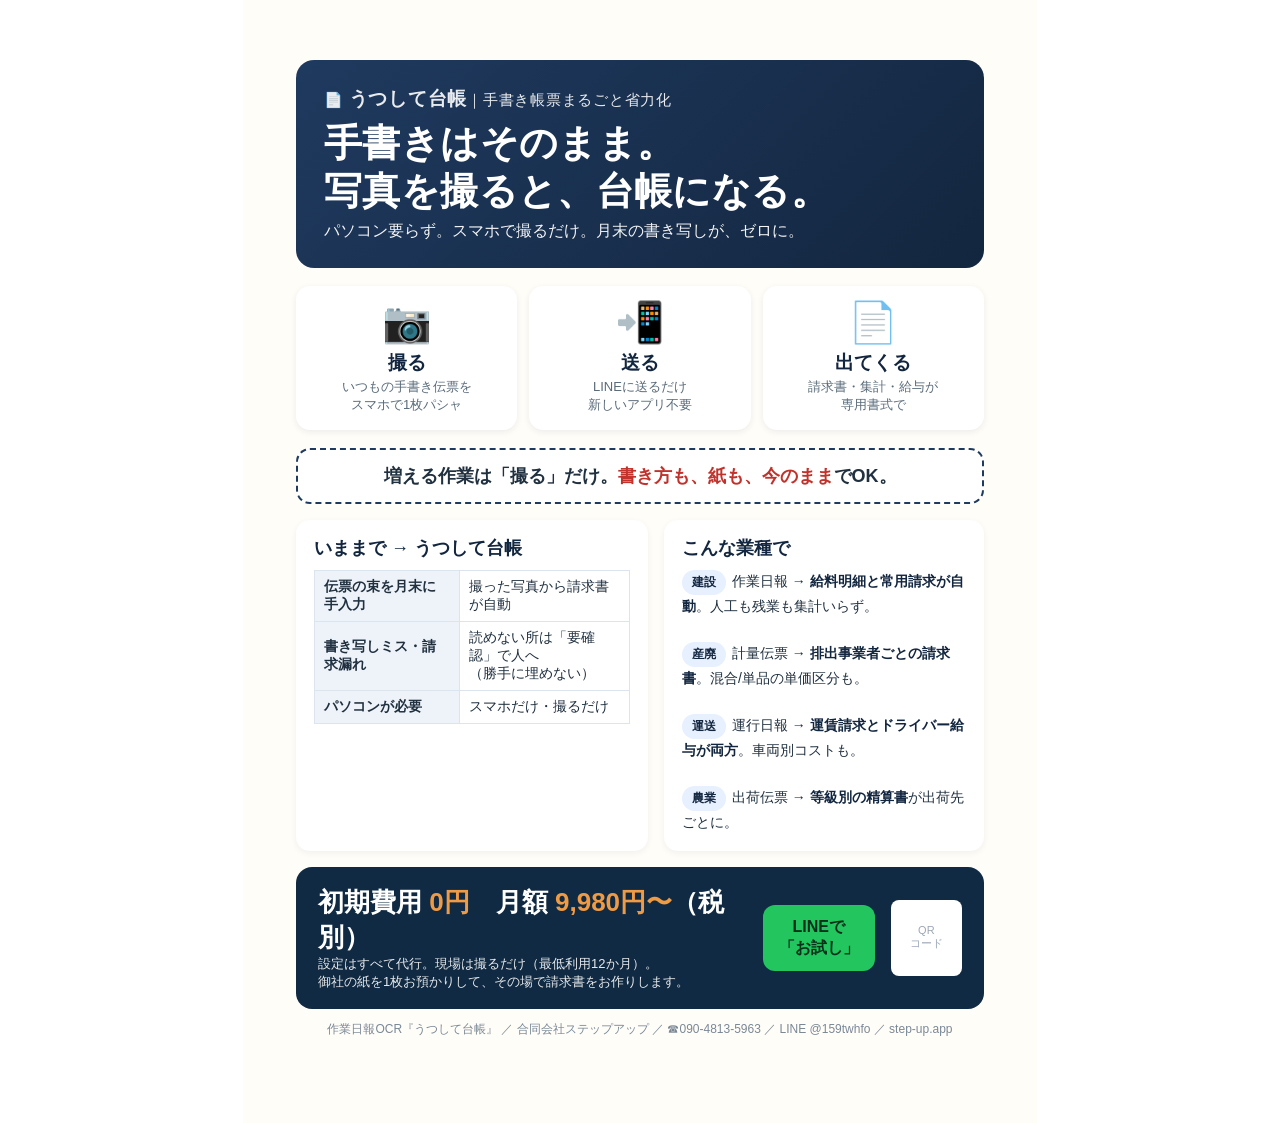
<file: marketing/チラシ.html>
<!doctype html>
<html lang="ja">
<head>
<meta charset="utf-8">
<title>うつして台帳 チラシ</title>
<style>
  @page { size: A4; margin: 0; }
  * { box-sizing: border-box; -webkit-print-color-adjust: exact; print-color-adjust: exact; }
  body { margin: 0; font-family: "Hiragino Kaku Gothic ProN","Yu Gothic","Noto Sans JP",sans-serif; color: #20303f; }
  .sheet { width: 210mm; min-height: 297mm; margin: 0 auto; background: #fffdf8; padding: 16mm 14mm; }
  .hero { background: linear-gradient(135deg,#1f3a5f,#13263f); color:#fff; border-radius: 18px; padding: 26px 28px; }
  .brand { font-size: 15px; opacity:.9; letter-spacing:.05em }
  .brand b{ font-size: 19px }
  h1 { font-size: 38px; line-height: 1.25; margin: 8px 0 6px; letter-spacing:.01em }
  .sub { font-size: 16px; opacity:.95; margin: 0 }
  .steps { display: grid; grid-template-columns: repeat(3,1fr); gap: 12px; margin: 18px 0; }
  .step { background:#fff; border-radius: 14px; padding: 16px; text-align:center; box-shadow:0 2px 6px rgba(20,40,70,.08) }
  .step .ico { font-size: 40px; line-height:1 }
  .step .t { font-size: 19px; font-weight: 800; margin: 8px 0 2px; color:#13263f }
  .step .d { font-size: 13px; color:#5a6b7a }
  .arrow{ align-self:center; text-align:center; color:#13263f; font-weight:800; font-size:22px }
  .promise { background:#fff; border:2px dashed #1f3a5f; border-radius:14px; padding:14px 18px; margin: 6px 0 16px; font-size:18px; text-align:center; font-weight:700 }
  .promise b{ color:#c0322b }
  .cols { display:grid; grid-template-columns: 1.1fr 1fr; gap: 16px; }
  .card { background:#fff; border-radius: 14px; padding: 16px 18px; box-shadow:0 2px 6px rgba(20,40,70,.06) }
  .card h2 { font-size: 18px; margin: 0 0 10px; color:#13263f }
  .ba { width:100%; border-collapse: collapse; font-size: 14px }
  .ba th { background:#eef3f9; text-align:left; padding:7px 9px; border:1px solid #dce4ee; width:46% }
  .ba td { padding:7px 9px; border:1px solid #dce4ee }
  .ind { font-size:14px; line-height:1.7 }
  .ind b{ color:#13263f }
  .offer { margin-top: 16px; background:#102a43; color:#fff; border-radius:16px; padding: 18px 22px; display:flex; justify-content:space-between; align-items:center; gap:16px }
  .offer .big { font-size: 26px; font-weight: 900 }
  .offer .big span{ color:#ef9a44 }
  .offer .small { font-size: 13px; opacity:.9 }
  .cta { background:#22c55e; color:#06301a; border-radius: 12px; padding: 12px 16px; font-weight:900; font-size:16px; text-align:center; white-space:nowrap }
  .qr { width: 76px; height:76px; background:#fff; border-radius:8px; display:flex; align-items:center; justify-content:center; color:#90a; font-size:11px; color:#9aa7b5; text-align:center }
  .foot { text-align:center; color:#7a8896; font-size:12px; margin-top:12px }
  .tag { display:inline-block; background:#e7f0ff; color:#13263f; border-radius:999px; padding:2px 10px; font-size:12px; font-weight:700; margin-right:6px }
</style>
</head>
<body>
<div class="sheet">
  <div class="hero">
    <div class="brand">📄 <b>うつして台帳</b>｜手書き帳票まるごと省力化</div>
    <h1>手書きはそのまま。<br>写真を撮ると、台帳になる。</h1>
    <p class="sub">パソコン要らず。スマホで撮るだけ。月末の書き写しが、ゼロに。</p>
  </div>

  <div class="steps">
    <div class="step"><div class="ico">📷</div><div class="t">撮る</div><div class="d">いつもの手書き伝票を<br>スマホで1枚パシャ</div></div>
    <div class="step"><div class="ico">📲</div><div class="t">送る</div><div class="d">LINEに送るだけ<br>新しいアプリ不要</div></div>
    <div class="step"><div class="ico">📄</div><div class="t">出てくる</div><div class="d">請求書・集計・給与が<br>専用書式で</div></div>
  </div>

  <div class="promise">増える作業は「撮る」だけ。<b>書き方も、紙も、今のまま</b>でOK。</div>

  <div class="cols">
    <div class="card">
      <h2>いままで → うつして台帳</h2>
      <table class="ba">
        <tr><th>伝票の束を月末に手入力</th><td>撮った写真から請求書が自動</td></tr>
        <tr><th>書き写しミス・請求漏れ</th><td>読めない所は「要確認」で人へ<br>（勝手に埋めない）</td></tr>
        <tr><th>パソコンが必要</th><td>スマホだけ・撮るだけ</td></tr>
      </table>
    </div>
    <div class="card">
      <h2>こんな業種で</h2>
      <div class="ind">
        <span class="tag">建設</span>作業日報 → <b>給料明細と常用請求が自動</b>。人工も残業も集計いらず。<br><br>
        <span class="tag">産廃</span>計量伝票 → <b>排出事業者ごとの請求書</b>。混合/単品の単価区分も。<br><br>
        <span class="tag">運送</span>運行日報 → <b>運賃請求とドライバー給与が両方</b>。車両別コストも。<br><br>
        <span class="tag">農業</span>出荷伝票 → <b>等級別の精算書</b>が出荷先ごとに。
      </div>
    </div>
  </div>

  <div class="offer">
    <div>
      <div class="big">初期費用 <span>0円</span>　月額 <span>9,980円〜</span>（税別）</div>
      <div class="small">設定はすべて代行。現場は撮るだけ（最低利用12か月）。<br>御社の紙を1枚お預かりして、その場で請求書をお作りします。</div>
    </div>
    <div style="text-align:center">
      <div class="cta">LINEで<br>「お試し」</div>
    </div>
    <div class="qr">QR<br>コード</div>
  </div>

  <div class="foot">作業日報OCR『うつして台帳』 ／ 合同会社ステップアップ ／ ☎090-4813-5963 ／ LINE @159twhfo ／ step-up.app</div>
</div>
</body>
</html>
</file>
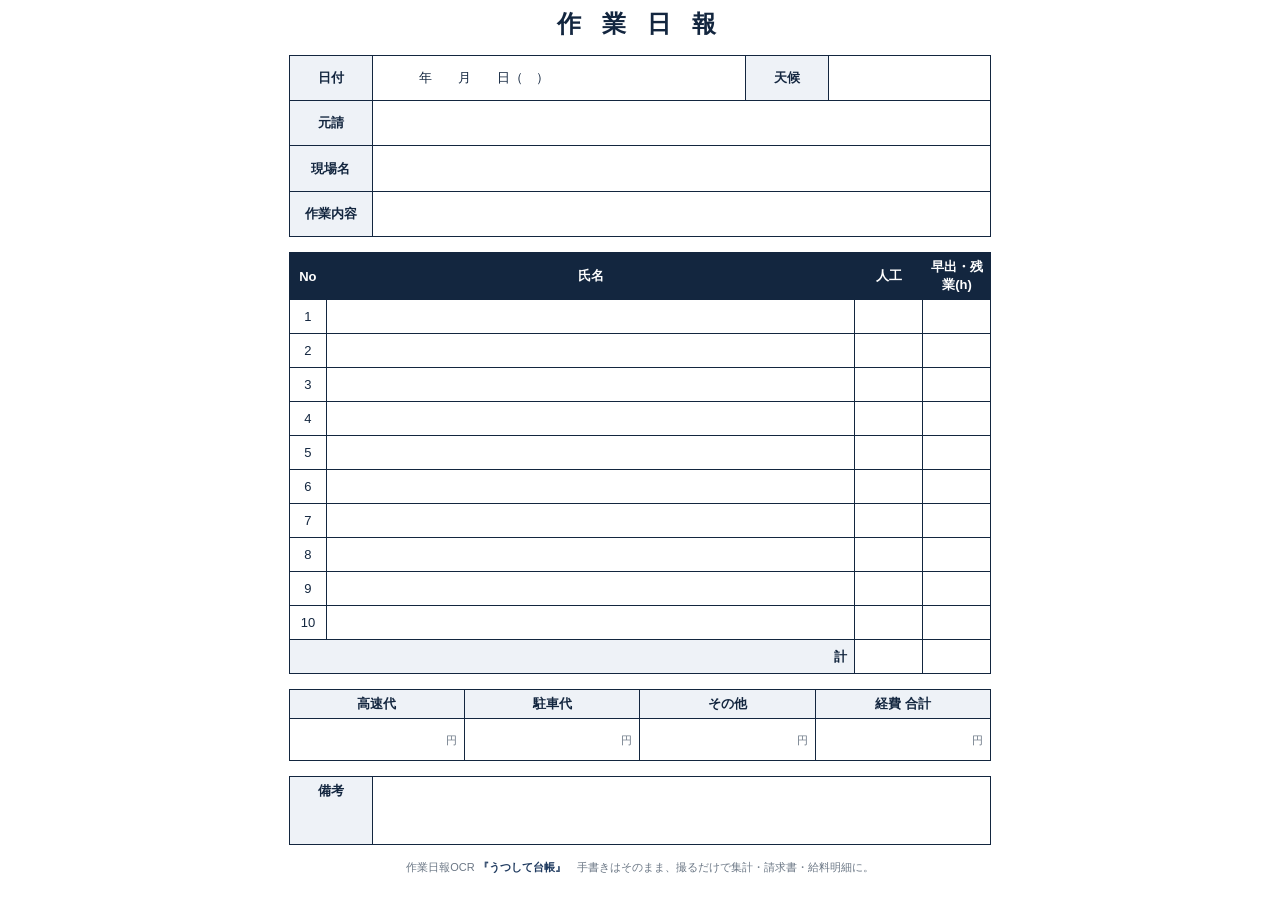
<file: marketing/日報フォーム_白紙_作業日報.html>
<!doctype html>
<html lang="ja">
<head>
<meta charset="utf-8">
<title>作業日報（記入用・白紙）</title>
<style>
  @page { size: A4 portrait; margin: 12mm; }
  * { box-sizing: border-box; }
  body { margin: 0; font-family: "Hiragino Kaku Gothic ProN","Yu Gothic","Noto Sans JP",sans-serif; color:#13263f; }
  .sheet { width: 186mm; margin: 0 auto; }
  h1 { text-align:center; font-size: 24px; letter-spacing:.3em; margin: 2mm 0 4mm; }
  table { border-collapse: collapse; width: 100%; }
  td, th { border: 1.2px solid #13263f; padding: 5px 7px; font-size: 13px; }
  .lbl { background:#eef2f7; font-weight:700; white-space:nowrap; text-align:center; width: 22mm; }
  .top td { height: 12mm; }
  .work th { background:#13263f; color:#fff; text-align:center; }
  .work td { height: 9mm; text-align:center; }
  .work .nm { text-align:left; }
  .num { width: 18mm; }
  .no { width: 10mm; }
  /* 経費欄：崩れないよう固定グリッド */
  .cost { margin-top: 4mm; }
  .cost th { background:#eef2f7; text-align:center; width: 25%; }
  .cost td { text-align:right; height: 11mm; width: 25%; }
  .cost .yen::after { content:"円"; color:#6b7785; font-size:11px; margin-left:2px; }
  .note td { height: 18mm; vertical-align: top; }
  .foot { text-align:center; color:#6b7785; font-size:11px; margin-top: 4mm; }
  .foot b{ color:#1f3a5f; }
</style>
</head>
<body>
<div class="sheet">
  <h1>作 業 日 報</h1>

  <table class="top">
    <tr>
      <td class="lbl">日付</td><td>　　　年　　月　　日（　）</td>
      <td class="lbl">天候</td><td>　　　　　</td>
    </tr>
    <tr>
      <td class="lbl">元請</td><td colspan="3"></td>
    </tr>
    <tr>
      <td class="lbl">現場名</td><td colspan="3"></td>
    </tr>
    <tr>
      <td class="lbl">作業内容</td><td colspan="3"></td>
    </tr>
  </table>

  <table class="work" style="margin-top:4mm">
    <thead>
      <tr><th class="no">No</th><th>氏名</th><th class="num">人工</th><th class="num">早出・残業(h)</th></tr>
    </thead>
    <tbody>
      <!-- 10名分 -->
      <tr><td>1</td><td class="nm"></td><td></td><td></td></tr>
      <tr><td>2</td><td class="nm"></td><td></td><td></td></tr>
      <tr><td>3</td><td class="nm"></td><td></td><td></td></tr>
      <tr><td>4</td><td class="nm"></td><td></td><td></td></tr>
      <tr><td>5</td><td class="nm"></td><td></td><td></td></tr>
      <tr><td>6</td><td class="nm"></td><td></td><td></td></tr>
      <tr><td>7</td><td class="nm"></td><td></td><td></td></tr>
      <tr><td>8</td><td class="nm"></td><td></td><td></td></tr>
      <tr><td>9</td><td class="nm"></td><td></td><td></td></tr>
      <tr><td>10</td><td class="nm"></td><td></td><td></td></tr>
      <tr><td class="lbl" colspan="2" style="text-align:right">計</td><td></td><td></td></tr>
    </tbody>
  </table>

  <!-- 経費欄（固定グリッドで崩れない） -->
  <table class="cost">
    <tr>
      <th>高速代</th><th>駐車代</th><th>その他</th><th>経費 合計</th>
    </tr>
    <tr>
      <td class="yen"></td><td class="yen"></td><td class="yen"></td><td class="yen"></td>
    </tr>
  </table>

  <table class="note" style="margin-top:4mm">
    <tr><td class="lbl">備考</td><td></td></tr>
  </table>

  <div class="foot">作業日報OCR <b>『うつして台帳』</b>　手書きはそのまま、撮るだけで集計・請求書・給料明細に。</div>
</div>
</body>
</html>
</file>
